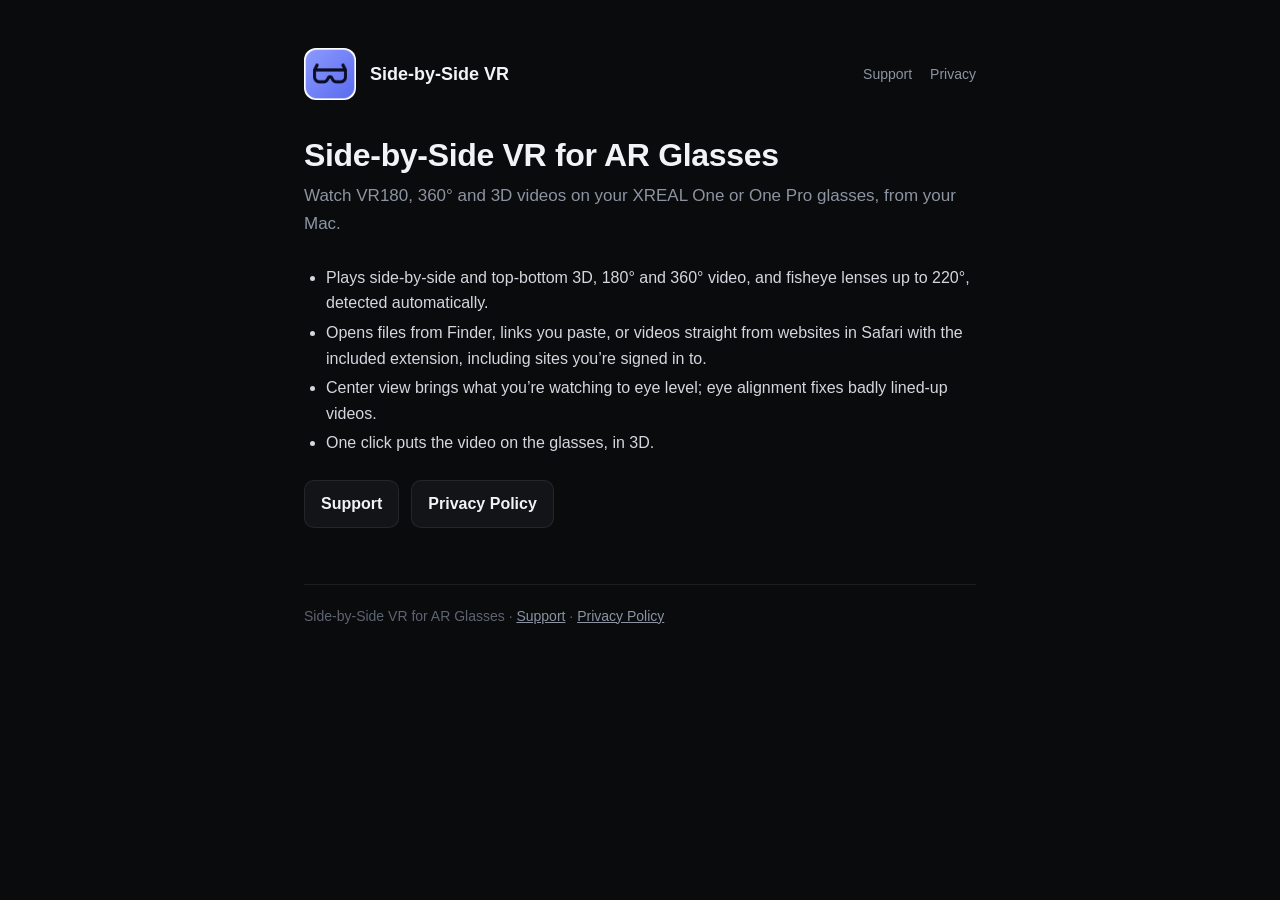
<file: index.html>
<!doctype html>
<html lang="en">
<head>
<meta charset="utf-8">
<meta name="viewport" content="width=device-width, initial-scale=1">
<title>Side-by-Side VR for AR Glasses</title>
<meta name="description" content="Watch VR180, 360° and 3D videos on XREAL One and One Pro glasses from your Mac.">
<link rel="stylesheet" href="style.css">
<link rel="icon" href="icon.png">
</head>
<body>
<main>
  <header>
    <img src="icon.png" alt="">
    <a href="index.html">Side-by-Side VR</a>
    <nav><a href="support.html">Support</a><a href="privacy.html">Privacy</a></nav>
  </header>

  <h1>Side-by-Side VR for AR Glasses</h1>
  <p class="lead">Watch VR180, 360° and 3D videos on your XREAL One or One Pro glasses, from your Mac.</p>
  <ul>
    <li>Plays side-by-side and top-bottom 3D, 180° and 360° video, and fisheye lenses up to 220°,
      detected automatically.</li>
    <li>Opens files from Finder, links you paste, or videos straight from websites in Safari with the
      included extension, including sites you’re signed in to.</li>
    <li>Center view brings what you’re watching to eye level; eye alignment fixes badly lined-up videos.</li>
    <li>One click puts the video on the glasses, in 3D.</li>
  </ul>
  <div class="links"><a href="support.html">Support</a><a href="privacy.html">Privacy Policy</a></div>

  <footer>Side-by-Side VR for AR Glasses · <a href="support.html">Support</a> · <a href="privacy.html">Privacy Policy</a></footer>
</main>
</body>
</html>
</file>
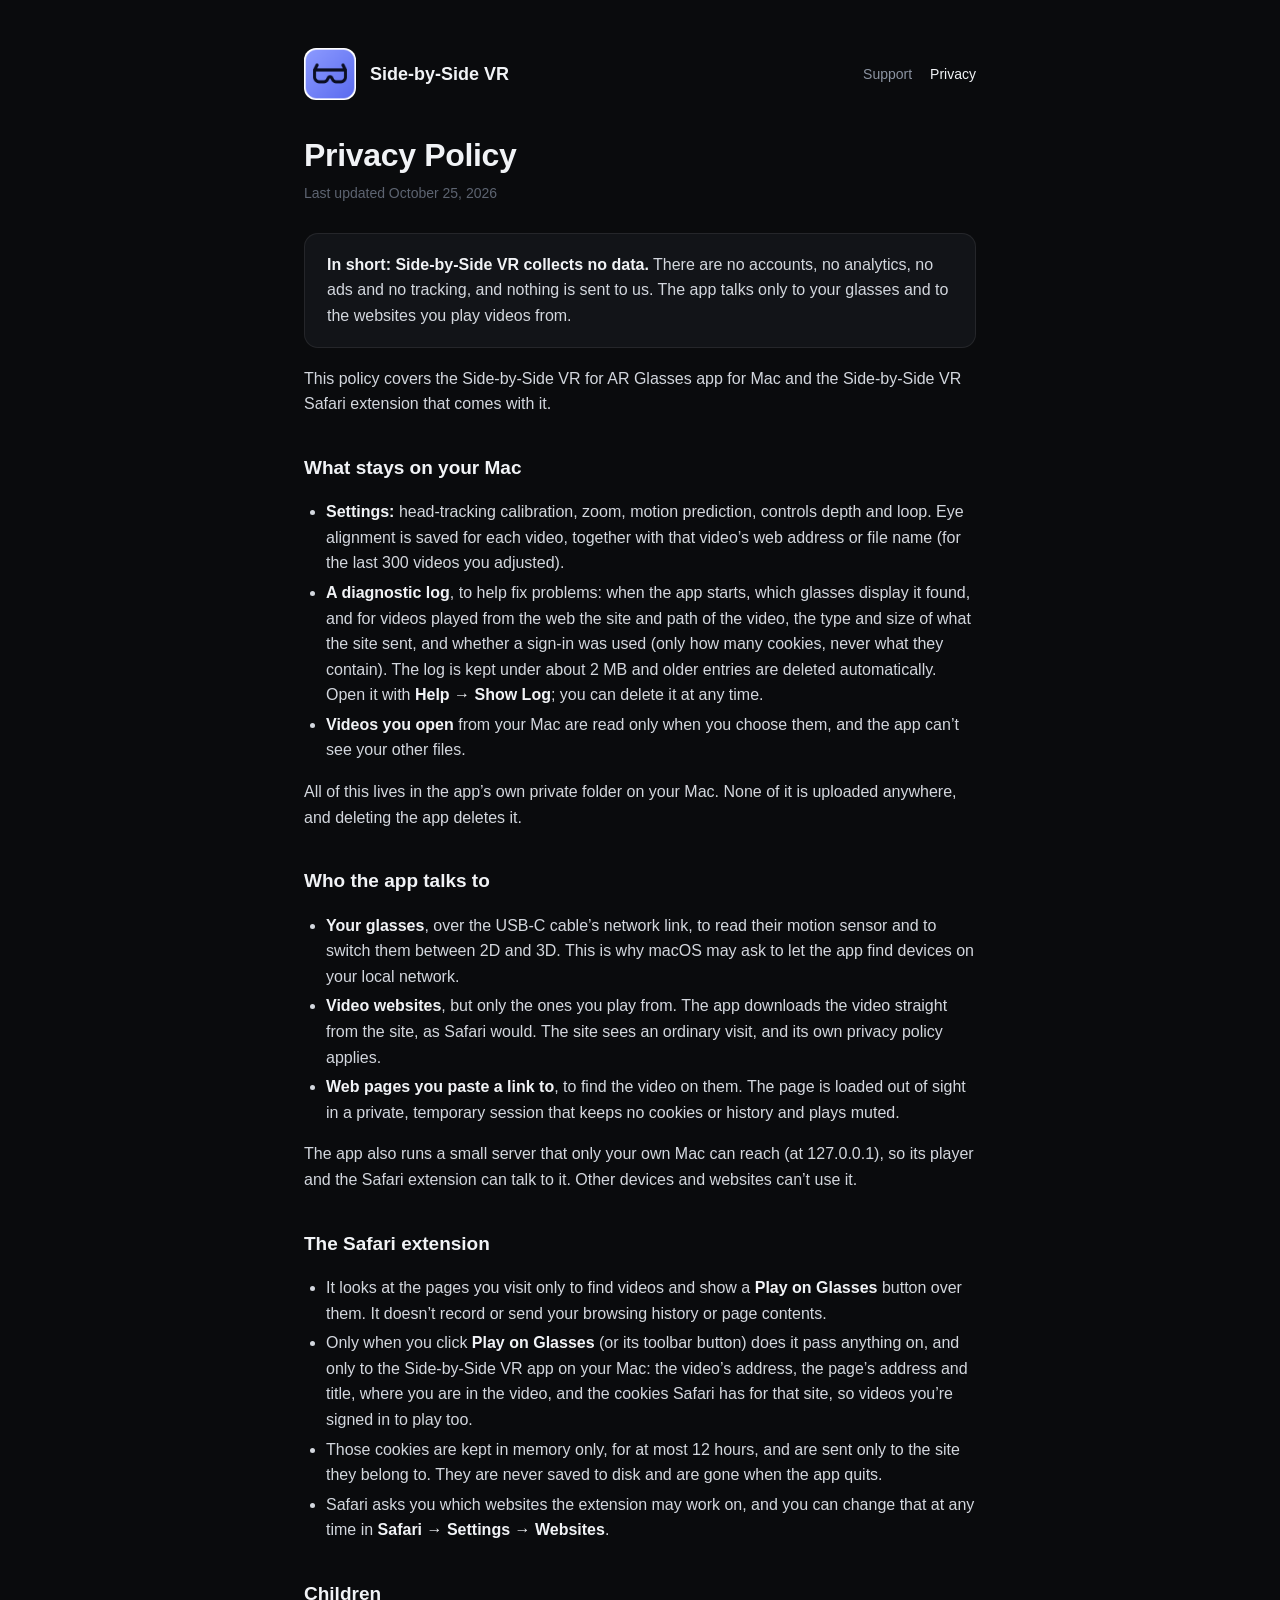
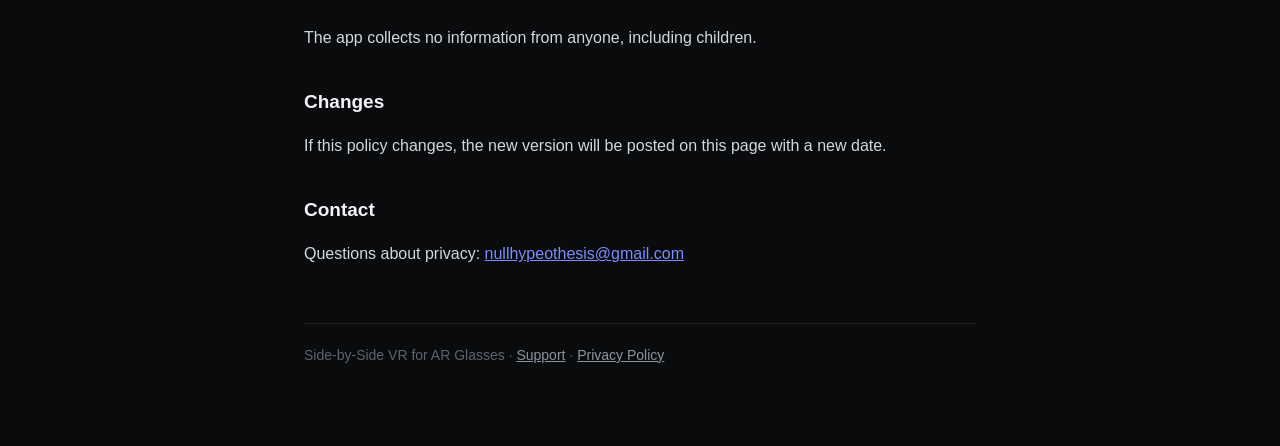
<file: privacy.html>
<!doctype html>
<html lang="en">
<head>
<meta charset="utf-8">
<meta name="viewport" content="width=device-width, initial-scale=1">
<title>Privacy Policy · Side-by-Side VR for AR Glasses</title>
<link rel="stylesheet" href="style.css">
<link rel="icon" href="icon.png">
</head>
<body>
<main>
  <header>
    <img src="icon.png" alt="">
    <a href="index.html">Side-by-Side VR</a>
    <nav><a href="support.html">Support</a><a href="privacy.html" aria-current="page">Privacy</a></nav>
  </header>

  <h1>Privacy Policy</h1>
  <p class="updated">Last updated October 25, 2026</p>

  <div class="card">
    <p><b>In short: Side-by-Side VR collects no data.</b> There are no accounts, no analytics,
    no ads and no tracking, and nothing is sent to us. The app talks only to your glasses and
    to the websites you play videos from.</p>
  </div>

  <p>This policy covers the Side-by-Side VR for AR Glasses app for Mac and the Side-by-Side VR
  Safari extension that comes with it.</p>

  <h2>What stays on your Mac</h2>
  <ul>
    <li><b>Settings:</b> head-tracking calibration, zoom, motion prediction, controls depth and
      loop. Eye alignment is saved for each video, together with that video’s web address or
      file name (for the last 300 videos you adjusted).</li>
    <li><b>A diagnostic log</b>, to help fix problems: when the app starts, which glasses display
      it found, and for videos played from the web the site and path of the video, the type
      and size of what the site sent, and whether a sign-in was used (only how many cookies,
      never what they contain). The log is kept under about 2 MB and older entries are
      deleted automatically. Open it with <b>Help → Show Log</b>; you can delete it at any time.</li>
    <li><b>Videos you open</b> from your Mac are read only when you choose them, and the app can’t
      see your other files.</li>
  </ul>
  <p>All of this lives in the app’s own private folder on your Mac. None of it is uploaded
  anywhere, and deleting the app deletes it.</p>

  <h2>Who the app talks to</h2>
  <ul>
    <li><b>Your glasses</b>, over the USB-C cable’s network link, to read their motion sensor and to
      switch them between 2D and 3D. This is why macOS may ask to let the app find devices on
      your local network.</li>
    <li><b>Video websites</b>, but only the ones you play from. The app downloads the video straight
      from the site, as Safari would. The site sees an ordinary visit, and its own privacy
      policy applies.</li>
    <li><b>Web pages you paste a link to</b>, to find the video on them. The page is loaded out of sight
      in a private, temporary session that keeps no cookies or history and plays muted.</li>
  </ul>
  <p>The app also runs a small server that only your own Mac can reach (at 127.0.0.1), so its
  player and the Safari extension can talk to it. Other devices and websites can’t use it.</p>

  <h2>The Safari extension</h2>
  <ul>
    <li>It looks at the pages you visit only to find videos and show a <b>Play on Glasses</b>
      button over them. It doesn’t record or send your browsing history or page contents.</li>
    <li>Only when you click <b>Play on Glasses</b> (or its toolbar button) does it pass anything on,
      and only to the Side-by-Side VR app on your Mac: the video’s address, the page’s address
      and title, where you are in the video, and the cookies Safari has for that site, so videos
      you’re signed in to play too.</li>
    <li>Those cookies are kept in memory only, for at most 12 hours, and are sent only to the site
      they belong to. They are never saved to disk and are gone when the app quits.</li>
    <li>Safari asks you which websites the extension may work on, and you can change that at any
      time in <b>Safari → Settings → Websites</b>.</li>
  </ul>

  <h2>Children</h2>
  <p>The app collects no information from anyone, including children.</p>

  <h2>Changes</h2>
  <p>If this policy changes, the new version will be posted on this page with a new date.</p>

  <h2>Contact</h2>
  <p>Questions about privacy: <a href="mailto:nullhypeothesis@gmail.com">nullhypeothesis@gmail.com</a></p>

  <footer>Side-by-Side VR for AR Glasses · <a href="support.html">Support</a> · <a href="privacy.html">Privacy Policy</a></footer>
</main>
</body>
</html>
</file>
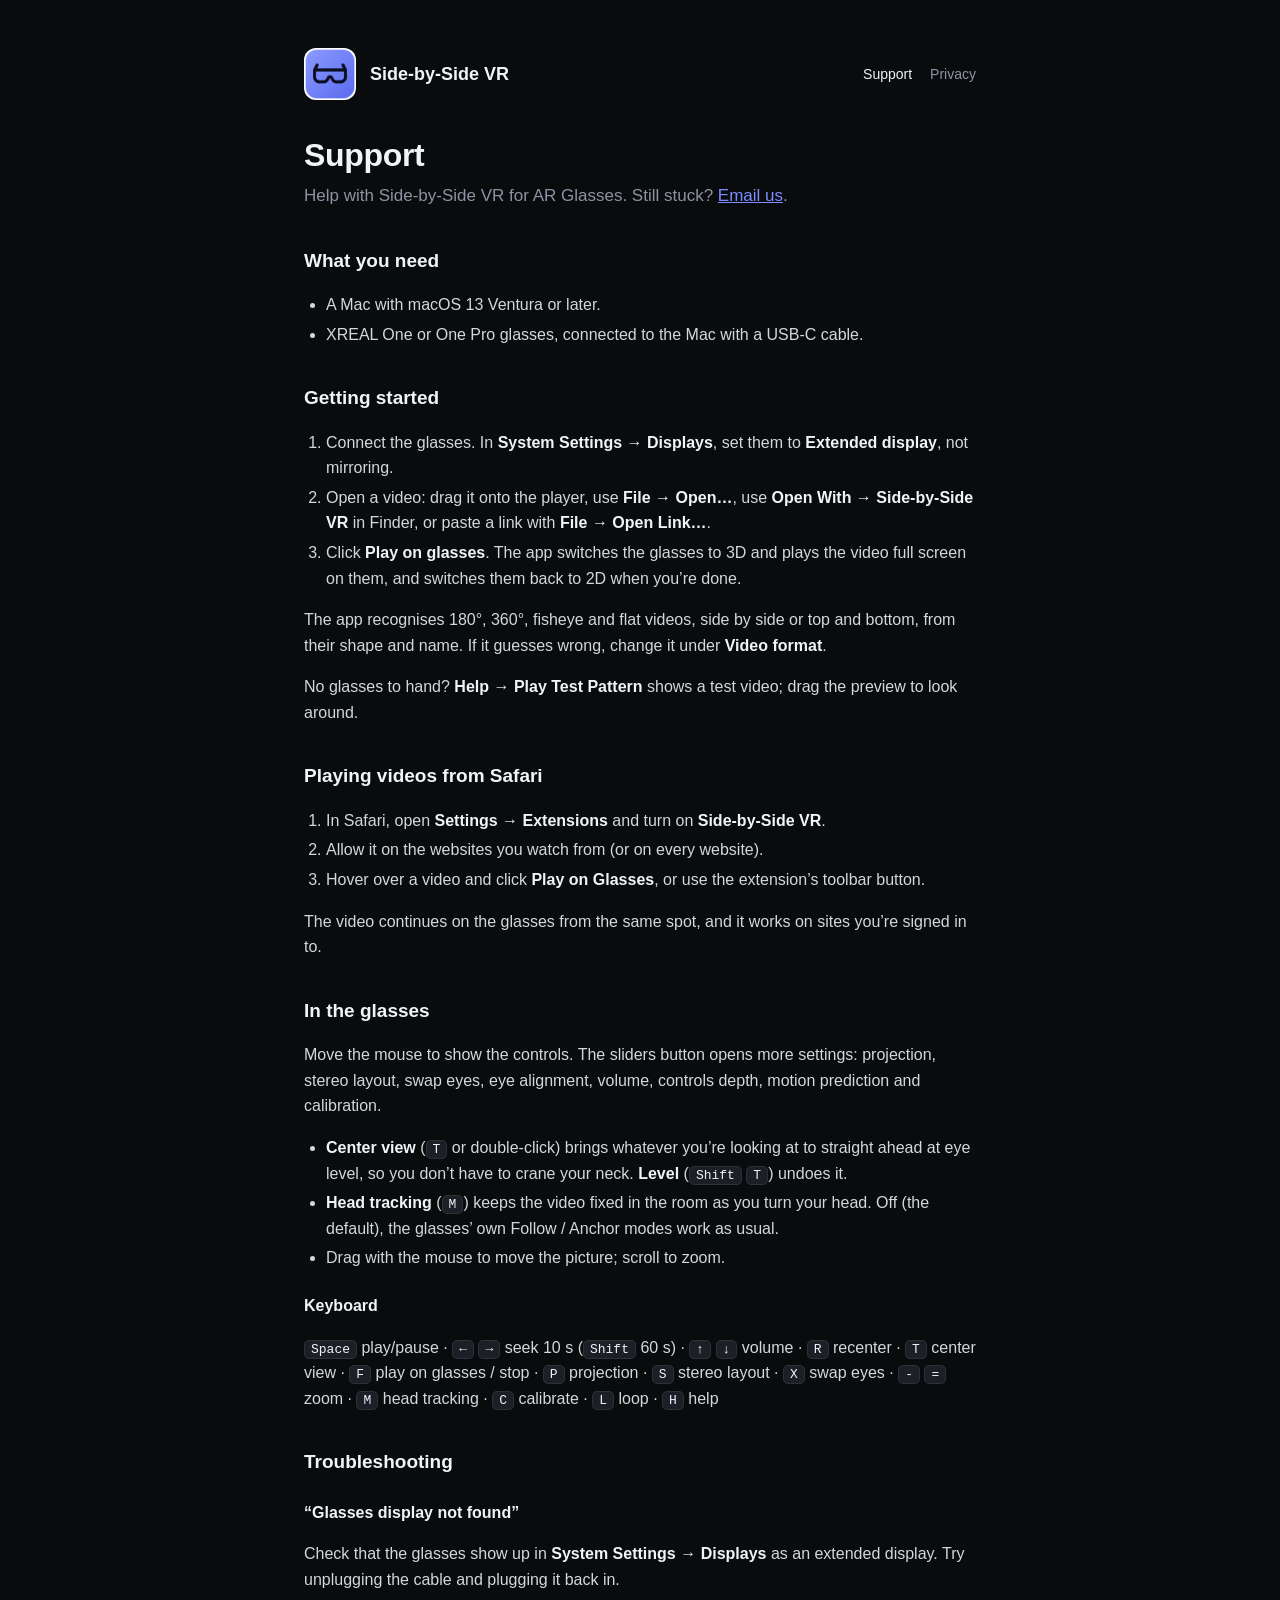
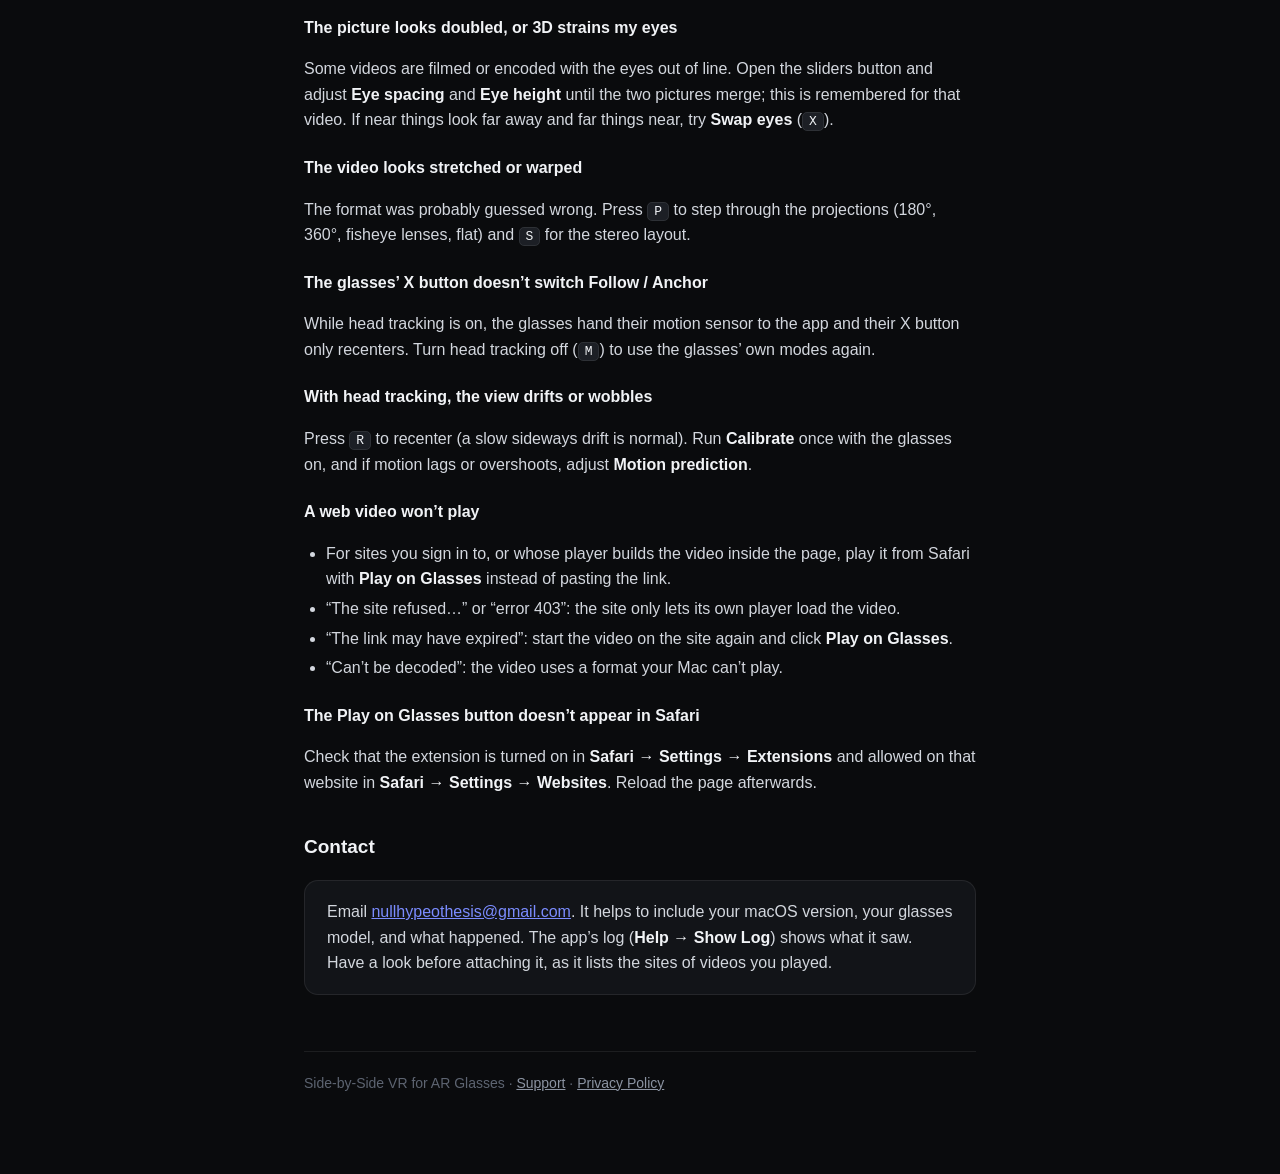
<file: support.html>
<!doctype html>
<html lang="en">
<head>
<meta charset="utf-8">
<meta name="viewport" content="width=device-width, initial-scale=1">
<title>Support · Side-by-Side VR for AR Glasses</title>
<link rel="stylesheet" href="style.css">
<link rel="icon" href="icon.png">
</head>
<body>
<main>
  <header>
    <img src="icon.png" alt="">
    <a href="index.html">Side-by-Side VR</a>
    <nav><a href="support.html" aria-current="page">Support</a><a href="privacy.html">Privacy</a></nav>
  </header>

  <h1>Support</h1>
  <p class="lead">Help with Side-by-Side VR for AR Glasses. Still stuck? <a href="#contact">Email us</a>.</p>

  <h2>What you need</h2>
  <ul>
    <li>A Mac with macOS 13 Ventura or later.</li>
    <li>XREAL One or One Pro glasses, connected to the Mac with a USB-C cable.</li>
  </ul>

  <h2>Getting started</h2>
  <ol>
    <li>Connect the glasses. In <b>System Settings → Displays</b>, set them to <b>Extended display</b>,
      not mirroring.</li>
    <li>Open a video: drag it onto the player, use <b>File → Open…</b>, use
      <b>Open With → Side-by-Side VR</b> in Finder, or paste a link with <b>File → Open Link…</b>.</li>
    <li>Click <b>Play on glasses</b>. The app switches the glasses to 3D and plays the video
      full screen on them, and switches them back to 2D when you’re done.</li>
  </ol>
  <p>The app recognises 180°, 360°, fisheye and flat videos, side by side or top and bottom,
  from their shape and name. If it guesses wrong, change it under <b>Video format</b>.</p>
  <p>No glasses to hand? <b>Help → Play Test Pattern</b> shows a test video; drag the preview to
  look around.</p>

  <h2>Playing videos from Safari</h2>
  <ol>
    <li>In Safari, open <b>Settings → Extensions</b> and turn on <b>Side-by-Side VR</b>.</li>
    <li>Allow it on the websites you watch from (or on every website).</li>
    <li>Hover over a video and click <b>Play on Glasses</b>, or use the extension’s toolbar button.</li>
  </ol>
  <p>The video continues on the glasses from the same spot, and it works on sites you’re signed
  in to.</p>

  <h2>In the glasses</h2>
  <p>Move the mouse to show the controls. The sliders button opens more settings: projection,
  stereo layout, swap eyes, eye alignment, volume, controls depth, motion prediction and
  calibration.</p>
  <ul>
    <li><b>Center view</b> (<kbd>T</kbd> or double-click) brings whatever you’re looking at to straight
      ahead at eye level, so you don’t have to crane your neck. <b>Level</b> (<kbd>Shift</kbd>
      <kbd>T</kbd>) undoes it.</li>
    <li><b>Head tracking</b> (<kbd>M</kbd>) keeps the video fixed in the room as you turn your head.
      Off (the default), the glasses’ own Follow / Anchor modes work as usual.</li>
    <li>Drag with the mouse to move the picture; scroll to zoom.</li>
  </ul>
  <h3>Keyboard</h3>
  <p><kbd>Space</kbd> play/pause · <kbd>←</kbd> <kbd>→</kbd> seek 10 s (<kbd>Shift</kbd> 60 s) ·
  <kbd>↑</kbd> <kbd>↓</kbd> volume · <kbd>R</kbd> recenter · <kbd>T</kbd> center view ·
  <kbd>F</kbd> play on glasses / stop · <kbd>P</kbd> projection · <kbd>S</kbd> stereo layout ·
  <kbd>X</kbd> swap eyes · <kbd>-</kbd> <kbd>=</kbd> zoom · <kbd>M</kbd> head tracking ·
  <kbd>C</kbd> calibrate · <kbd>L</kbd> loop · <kbd>H</kbd> help</p>

  <h2>Troubleshooting</h2>

  <h3>“Glasses display not found”</h3>
  <p>Check that the glasses show up in <b>System Settings → Displays</b> as an extended display.
  Try unplugging the cable and plugging it back in.</p>

  <h3>The picture looks doubled, or 3D strains my eyes</h3>
  <p>Some videos are filmed or encoded with the eyes out of line. Open the sliders button and
  adjust <b>Eye spacing</b> and <b>Eye height</b> until the two pictures merge; this is remembered for
  that video. If near things look far away and far things near, try <b>Swap eyes</b>
  (<kbd>X</kbd>).</p>

  <h3>The video looks stretched or warped</h3>
  <p>The format was probably guessed wrong. Press <kbd>P</kbd> to step through the projections
  (180°, 360°, fisheye lenses, flat) and <kbd>S</kbd> for the stereo layout.</p>

  <h3>The glasses’ X button doesn’t switch Follow / Anchor</h3>
  <p>While head tracking is on, the glasses hand their motion sensor to the app and their X button
  only recenters. Turn head tracking off (<kbd>M</kbd>) to use the glasses’ own modes again.</p>

  <h3>With head tracking, the view drifts or wobbles</h3>
  <p>Press <kbd>R</kbd> to recenter (a slow sideways drift is normal). Run <b>Calibrate</b> once with
  the glasses on, and if motion lags or overshoots, adjust <b>Motion prediction</b>.</p>

  <h3>A web video won’t play</h3>
  <ul>
    <li>For sites you sign in to, or whose player builds the video inside the page, play it from
      Safari with <b>Play on Glasses</b> instead of pasting the link.</li>
    <li>“The site refused…” or “error 403”: the site only lets its own player load the video.</li>
    <li>“The link may have expired”: start the video on the site again and click
      <b>Play on Glasses</b>.</li>
    <li>“Can’t be decoded”: the video uses a format your Mac can’t play.</li>
  </ul>

  <h3>The Play on Glasses button doesn’t appear in Safari</h3>
  <p>Check that the extension is turned on in <b>Safari → Settings → Extensions</b> and allowed on that
  website in <b>Safari → Settings → Websites</b>. Reload the page afterwards.</p>

  <h2 id="contact">Contact</h2>
  <div class="card">
    <p>Email <a href="mailto:nullhypeothesis@gmail.com">nullhypeothesis@gmail.com</a>. It helps to include your macOS
    version, your glasses model, and what happened. The app’s log (<b>Help → Show Log</b>) shows
    what it saw. Have a look before attaching it, as it lists the sites of videos you played.</p>
  </div>

  <footer>Side-by-Side VR for AR Glasses · <a href="support.html">Support</a> · <a href="privacy.html">Privacy Policy</a></footer>
</main>
</body>
</html>
</file>
<file: style.css>
/* Pages for the App Store listing (privacy policy, support), in the app's own look. */
:root {
  --bg: #0a0b0d; --surface: #121418; --line: rgba(255,255,255,.08);
  --text: #f1f3f6; --dim: #8c94a2; --faint: #5d6471; --accent: #7b8cff;
  color-scheme: dark;
}
* { box-sizing: border-box; }
body {
  margin: 0; background: var(--bg); color: var(--text);
  font: 16px/1.6 -apple-system, BlinkMacSystemFont, "SF Pro Text", "Helvetica Neue", sans-serif;
  -webkit-font-smoothing: antialiased;
}
main { max-width: 720px; margin: 0 auto; padding: 48px 24px 80px; }
header { display: flex; align-items: center; gap: 14px; margin-bottom: 36px; }
header img { width: 52px; height: 52px; border-radius: 12px; }
header a { color: var(--text); text-decoration: none; font-weight: 650; font-size: 18px; }
header nav { margin-left: auto; display: flex; gap: 18px; font-size: 14px; }
header nav a { color: var(--dim); font-weight: 500; font-size: 14px; }
header nav a:hover, header nav a[aria-current] { color: var(--text); }
h1 { font-size: 32px; line-height: 1.2; margin: 0 0 8px; letter-spacing: -.01em; }
h2 { font-size: 19px; margin: 36px 0 8px; }
h3 { font-size: 16px; margin: 22px 0 4px; }
p, li { color: #d3d7de; }
.lead { color: var(--dim); font-size: 17px; margin: 0 0 28px; }
.updated { color: var(--faint); font-size: 14px; margin: 0 0 28px; }
a { color: var(--accent); }
ul, ol { padding-left: 22px; }
li { margin: 4px 0; }
b, strong { color: var(--text); }
.card {
  background: var(--surface); border: 1px solid var(--line); border-radius: 14px;
  padding: 18px 22px; margin: 18px 0;
}
.card p:first-child { margin-top: 0; }
.card p:last-child { margin-bottom: 0; }
.links { display: flex; gap: 12px; flex-wrap: wrap; margin-top: 24px; }
.links a {
  background: var(--surface); border: 1px solid var(--line); border-radius: 10px;
  padding: 10px 16px; color: var(--text); text-decoration: none; font-weight: 550;
}
.links a:hover { border-color: rgba(255,255,255,.2); }
kbd {
  font: 13px ui-monospace, SFMono-Regular, Menlo, monospace; background: #1c1f25;
  border: 1px solid var(--line); border-radius: 5px; padding: 1px 6px; color: var(--text);
}
footer { margin-top: 56px; padding-top: 20px; border-top: 1px solid var(--line); color: var(--faint); font-size: 14px; }
footer a { color: var(--dim); }
</file>
